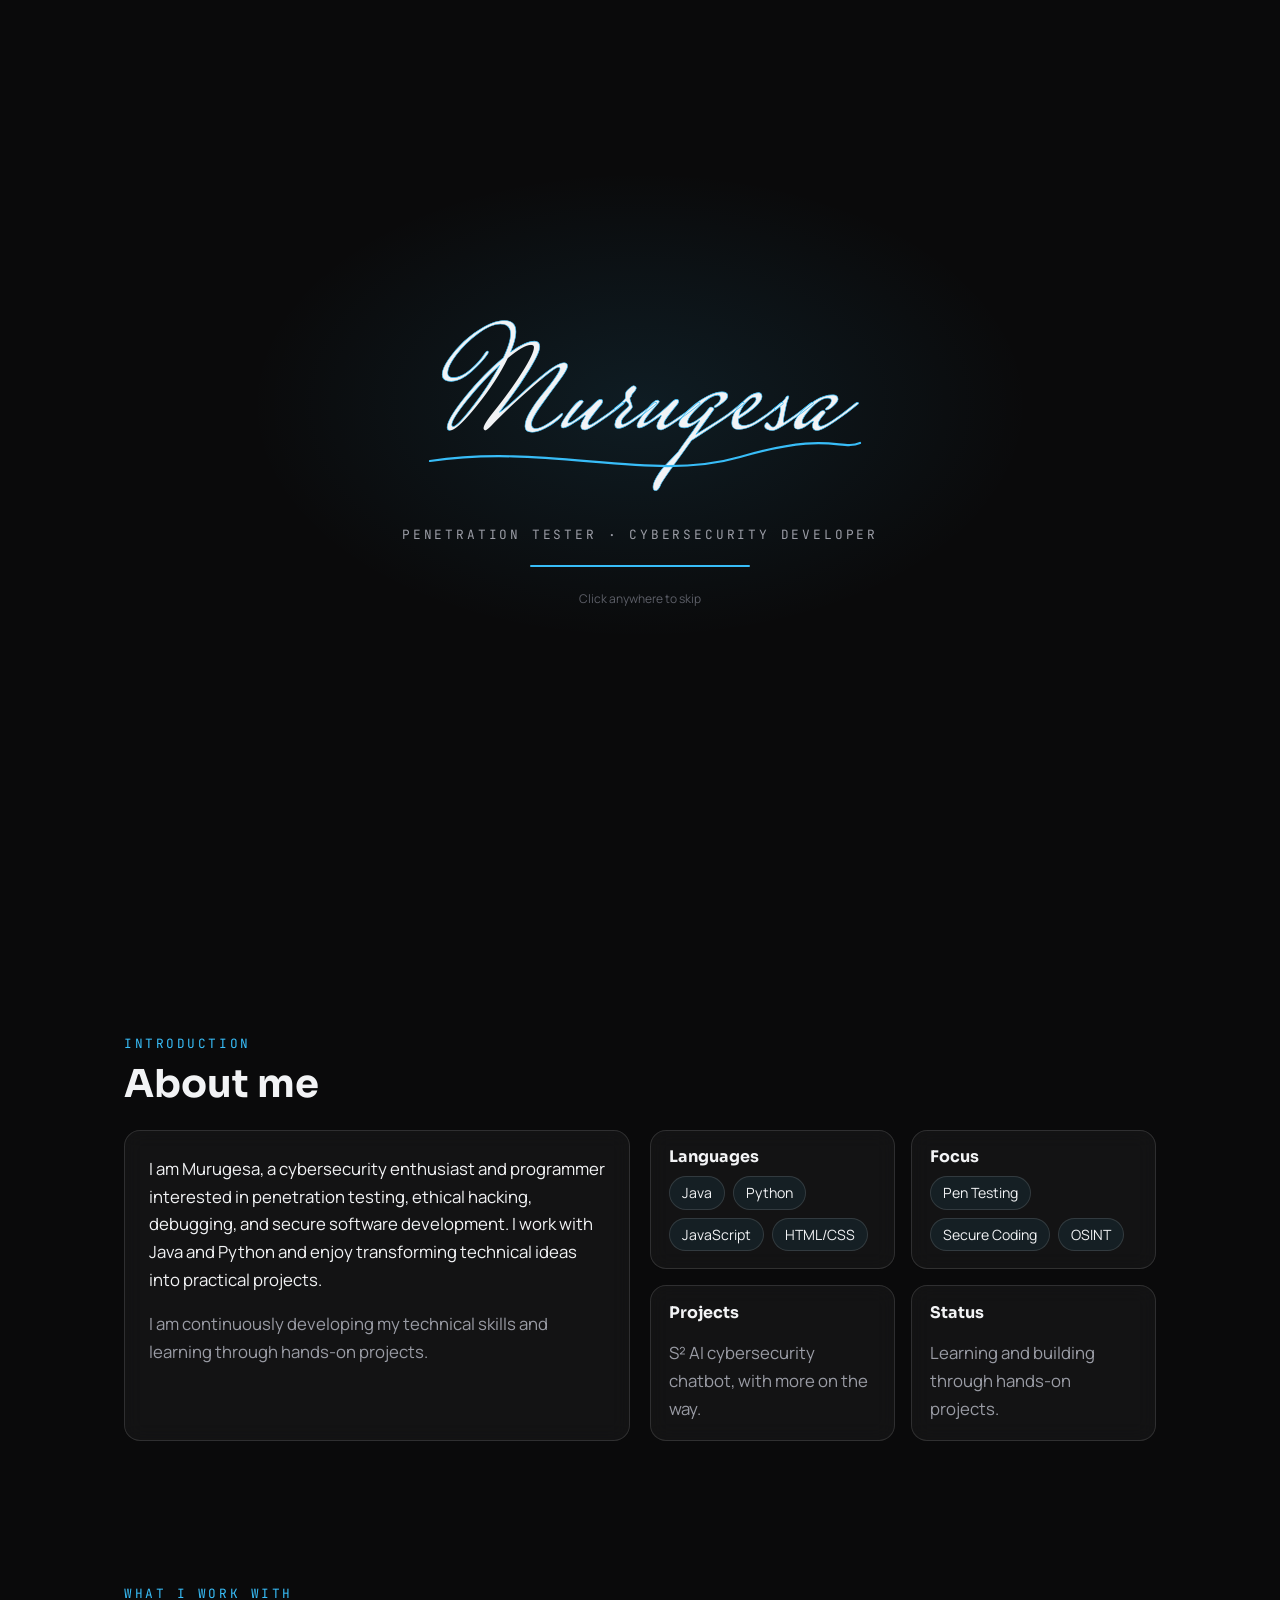
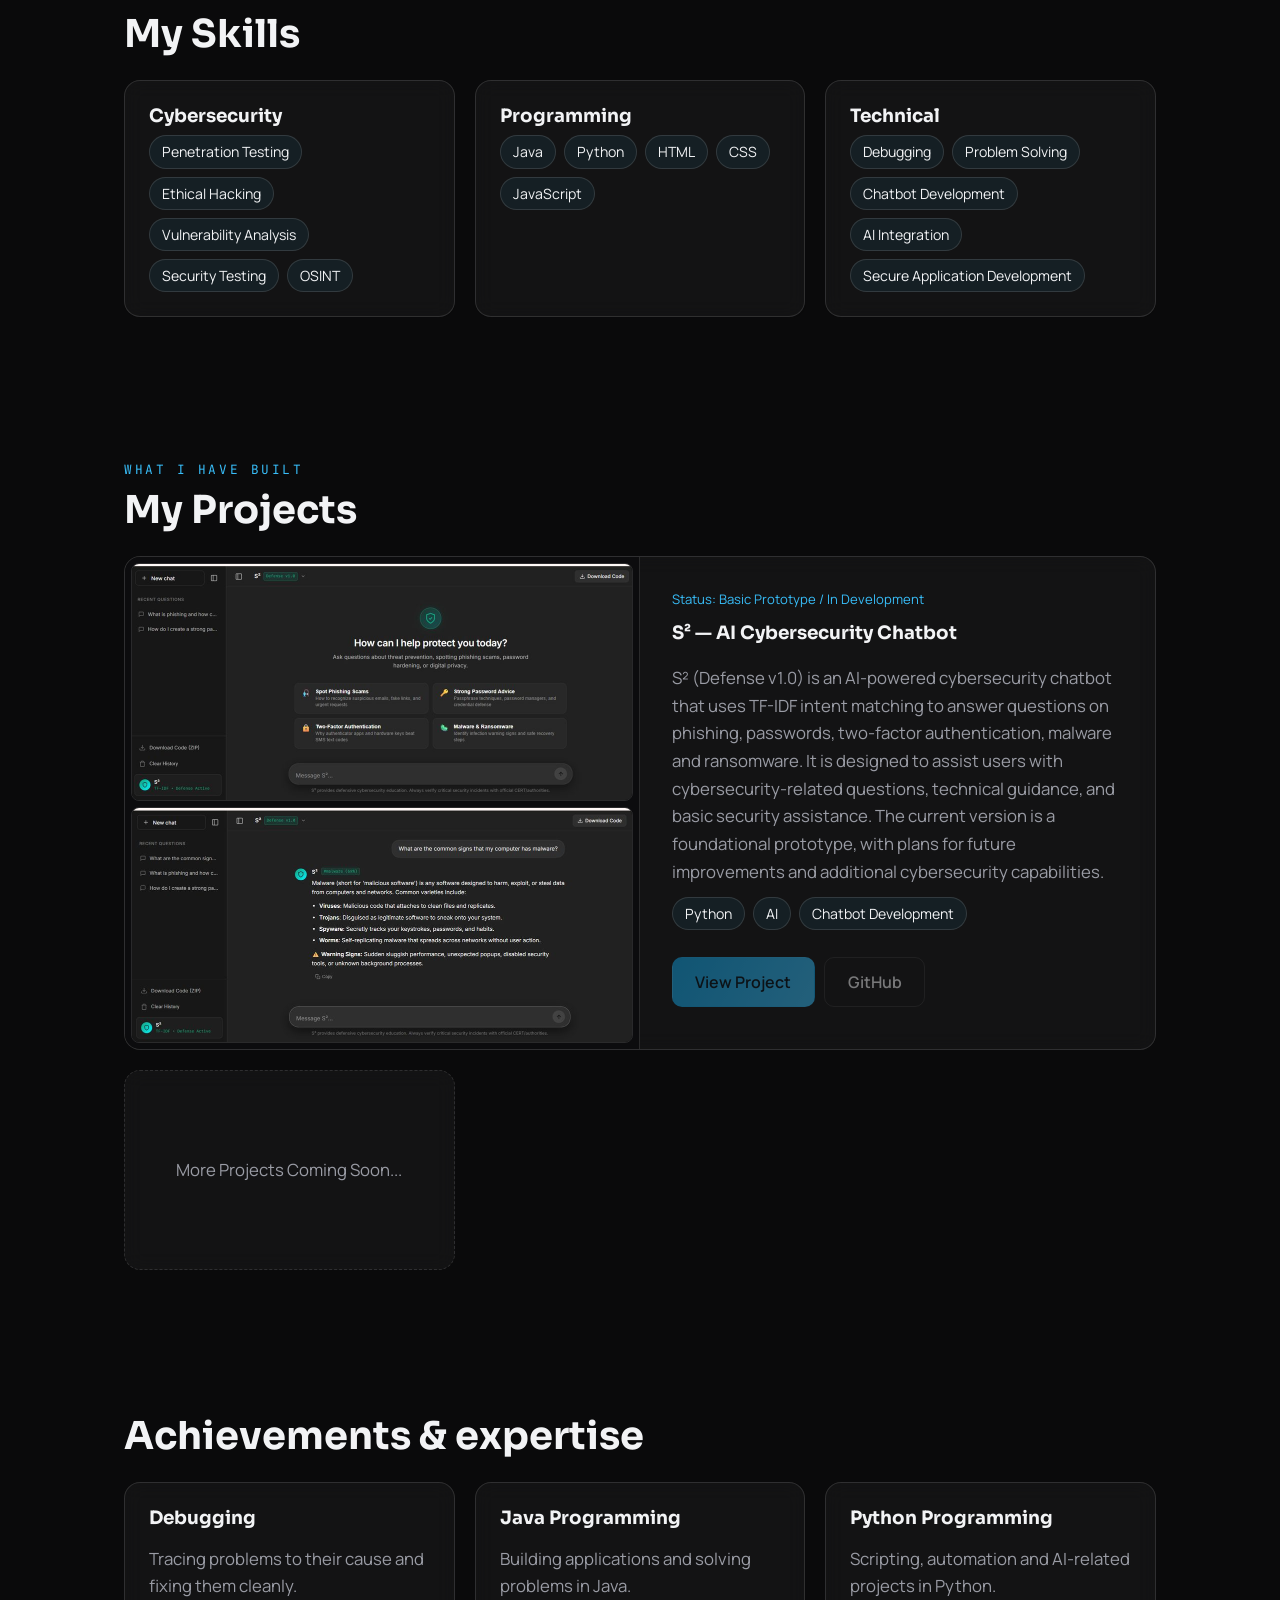
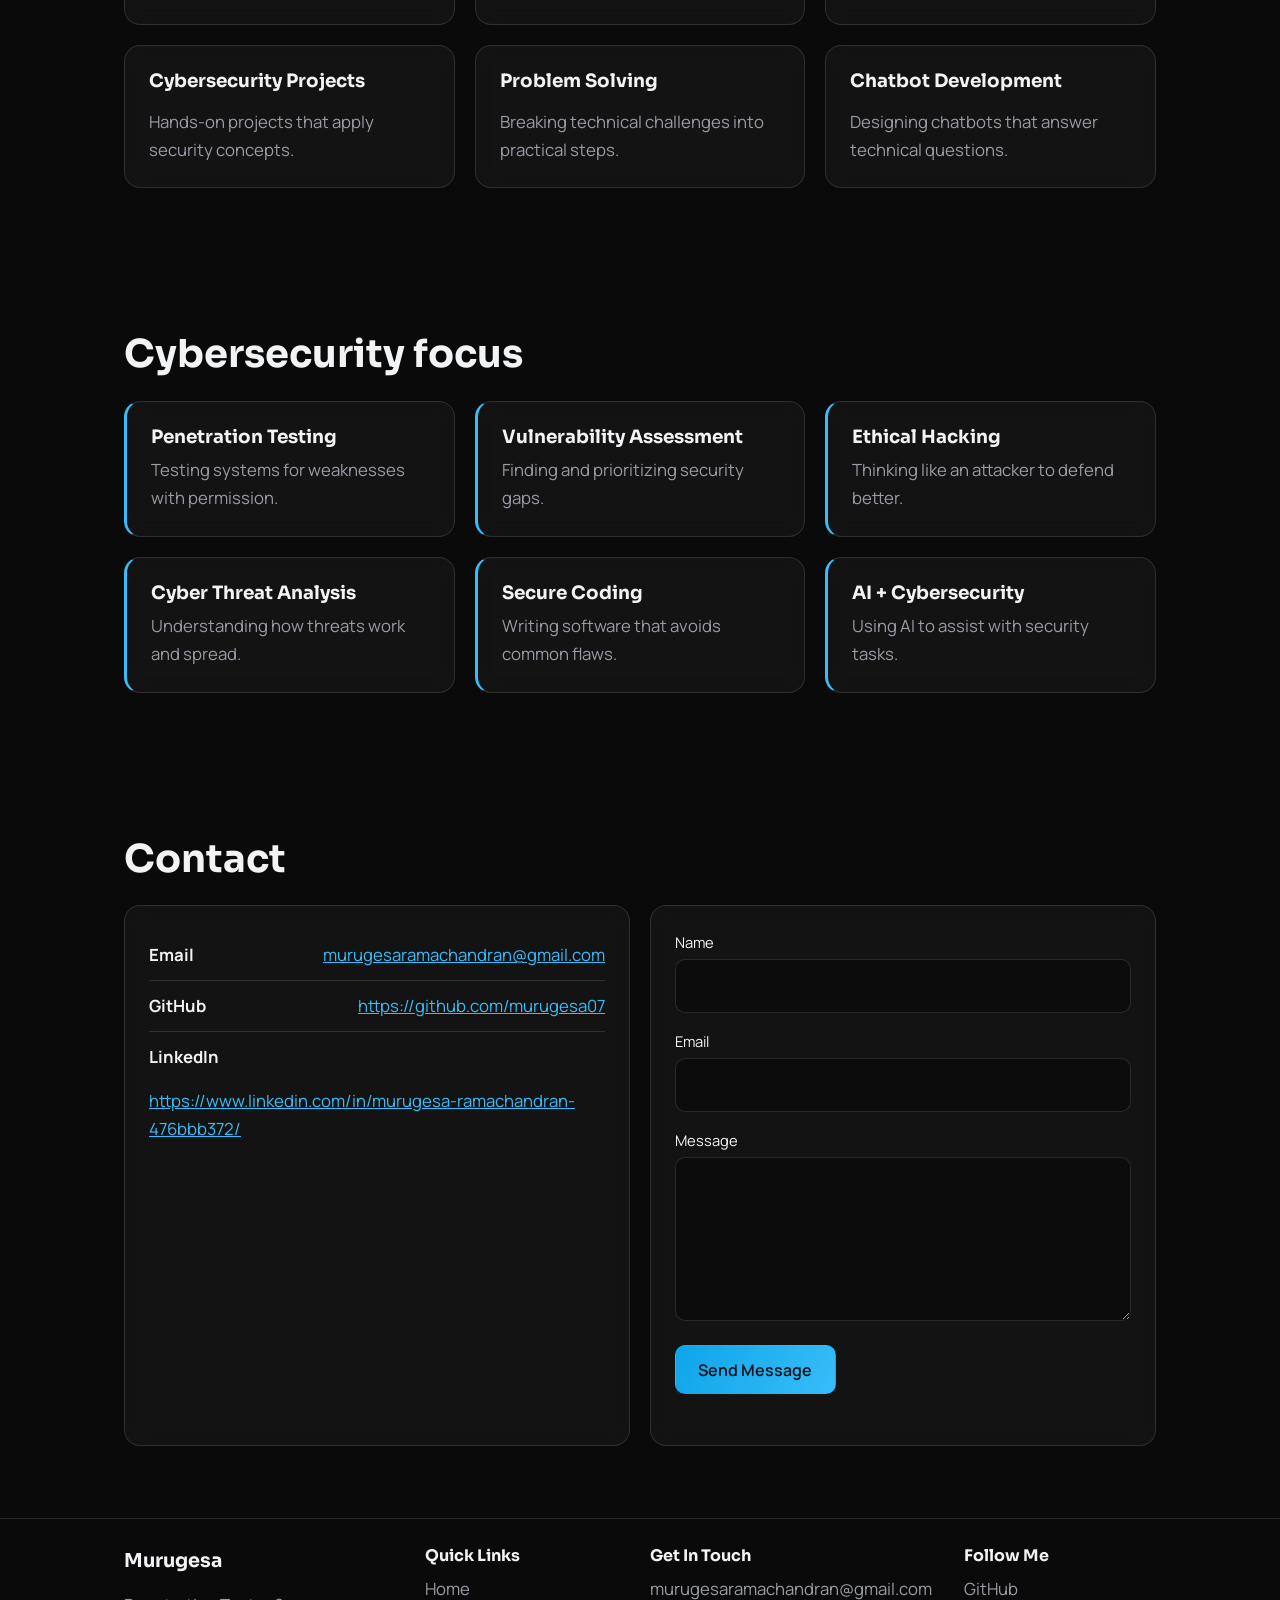
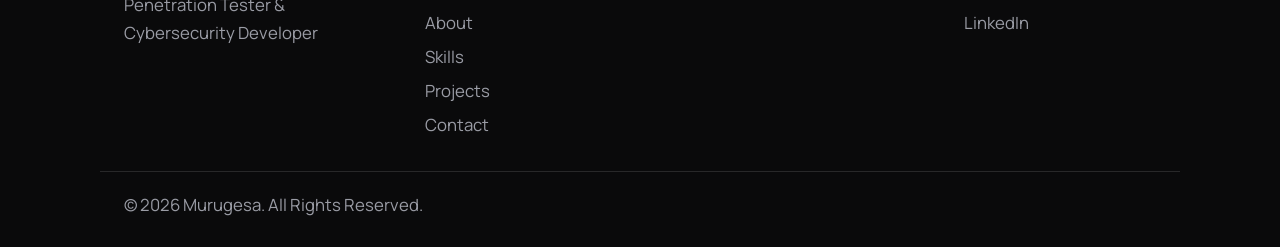
<file: index.html>
<!DOCTYPE html>
<html lang="en">
<head>
<meta charset="utf-8">
<meta name="viewport" content="width=device-width, initial-scale=1, viewport-fit=cover">
<title>Murugesa | Penetration Tester &amp; Cybersecurity Developer</title>
<meta name="description" content="Portfolio of Murugesa, a cybersecurity enthusiast focused on penetration testing, secure application development, debugging and Java/Python projects.">
<meta name="theme-color" content="#0a0a0b">
<link rel="preconnect" href="https://fonts.googleapis.com">
<link rel="preconnect" href="https://fonts.gstatic.com" crossorigin>
<link href="https://fonts.googleapis.com/css2?family=Mrs+Saint+Delafield&family=Sora:wght@600;700&family=Manrope:wght@400;600&family=JetBrains+Mono&display=swap" rel="stylesheet">
<link rel="stylesheet" href="style.css">
</head>
<body class="loading">
<div id="loader" role="status" aria-label="Loading Murugesa portfolio">
<svg class="sig" viewBox="0 0 640 210" aria-hidden="true"><text x="50%" y="135" text-anchor="middle">Murugesa</text><path class="flourish" d="M110 168 C 230 150, 330 190, 420 164 S 520 158, 540 150"/></svg>
<p class="l-role">Penetration Tester · Cybersecurity Developer</p>
<div class="l-bar"><i></i></div>
<p class="l-skip">Click anywhere to skip</p>
</div>

<header class="nav"><div class="wrap bar">
<a class="logo" href="#home">Murugesa</a>
<nav aria-label="Main"><a href="#about">About</a><a href="#skills">Skills</a><a href="#projects">Projects</a><a href="#focus">Focus</a><a href="#contact">Contact</a></nav>
</div></header>

<main>
<section id="home" class="hero"><div class="wrap hero-grid">
<div class="photo-col">
<div class="photo"><div class="photo-in" id="photo-box"><span class="photo-ph">M</span></div></div>
<div class="uprow"><button class="up" id="up-btn" type="button">Change photo</button><button class="up" id="up-reset" type="button" hidden>Reset</button></div>
<input id="up-file" type="file" accept="image/*" hidden>
</div>
<div class="hero-text">
<p class="muted hi">Hi, I'm</p>
<h1>Murugesa</h1>
<p class="role">Penetration Tester | Cybersecurity Developer</p>
<p class="lead">Cybersecurity enthusiast focused on penetration testing, secure application development, debugging, and building practical technology solutions.</p>
<a class="btn primary" href="#contact">Let's Connect &rarr;</a><a class="btn ghost" href="#projects">View My Work &nearr;</a>
<p class="muted cw">Currently working with</p>
<ul class="chips cc"><li>Java</li><li>Python</li><li>HTML</li><li>CSS</li><li>JavaScript</li></ul>
<div class="term glass" aria-hidden="true">
<div class="dots"><i></i><i></i><i></i></div>
<pre><span class="c">$</span> whoami
murugesa
<span class="c">$</span> focus
penetration testing
secure coding
<span class="c">$</span> status
learning and building<span class="cursor">_</span></pre>
</div>
</div>
</div></section>

<section id="about"><div class="wrap">
<p class="eyebrow">Introduction</p><h2>About me</h2>
<div class="grid g2">
<div class="glass pad"><p>I am Murugesa, a cybersecurity enthusiast and programmer interested in penetration testing, ethical hacking, debugging, and secure software development. I work with Java and Python and enjoy transforming technical ideas into practical projects.</p>
<p class="muted">I am continuously developing my technical skills and learning through hands-on projects.</p></div>
<div class="grid g2 mini">
<div class="glass pad"><h3>Languages</h3><ul class="chips"><li>Java</li><li>Python</li><li>JavaScript</li><li>HTML/CSS</li></ul></div>
<div class="glass pad"><h3>Focus</h3><ul class="chips"><li>Pen Testing</li><li>Secure Coding</li><li>OSINT</li></ul></div>
<div class="glass pad"><h3>Projects</h3><p class="muted">S&sup2; AI cybersecurity chatbot, with more on the way.</p></div>
<div class="glass pad"><h3>Status</h3><p class="muted">Learning and building through hands-on projects.</p></div>
</div></div>
</div></section>

<section id="skills"><div class="wrap">
<p class="eyebrow">What I work with</p><h2>My Skills</h2>
<div class="grid g3">
<article class="glass pad"><h3>Cybersecurity</h3><ul class="chips"><li>Penetration Testing</li><li>Ethical Hacking</li><li>Vulnerability Analysis</li><li>Security Testing</li><li>OSINT</li></ul></article>
<article class="glass pad"><h3>Programming</h3><ul class="chips"><li>Java</li><li>Python</li><li>HTML</li><li>CSS</li><li>JavaScript</li></ul></article>
<article class="glass pad"><h3>Technical</h3><ul class="chips"><li>Debugging</li><li>Problem Solving</li><li>Chatbot Development</li><li>AI Integration</li><li>Secure Application Development</li></ul></article>
</div></div></section>

<section id="projects"><div class="wrap">
<p class="eyebrow">What I have built</p><h2>My Projects</h2>
<div id="project-grid" class="grid g3"></div>
</div></section>

<section id="expertise"><div class="wrap">
<h2>Achievements &amp; expertise</h2>
<div class="grid g3">
<article class="glass pad"><h3>Debugging</h3><p class="muted">Tracing problems to their cause and fixing them cleanly.</p></article>
<article class="glass pad"><h3>Java Programming</h3><p class="muted">Building applications and solving problems in Java.</p></article>
<article class="glass pad"><h3>Python Programming</h3><p class="muted">Scripting, automation and AI-related projects in Python.</p></article>
<article class="glass pad"><h3>Cybersecurity Projects</h3><p class="muted">Hands-on projects that apply security concepts.</p></article>
<article class="glass pad"><h3>Problem Solving</h3><p class="muted">Breaking technical challenges into practical steps.</p></article>
<article class="glass pad"><h3>Chatbot Development</h3><p class="muted">Designing chatbots that answer technical questions.</p></article>
</div></div></section>

<section id="focus"><div class="wrap">
<h2>Cybersecurity focus</h2>
<div class="grid g3">
<div class="glass pad focus"><h3>Penetration Testing</h3><p class="muted">Testing systems for weaknesses with permission.</p></div>
<div class="glass pad focus"><h3>Vulnerability Assessment</h3><p class="muted">Finding and prioritizing security gaps.</p></div>
<div class="glass pad focus"><h3>Ethical Hacking</h3><p class="muted">Thinking like an attacker to defend better.</p></div>
<div class="glass pad focus"><h3>Cyber Threat Analysis</h3><p class="muted">Understanding how threats work and spread.</p></div>
<div class="glass pad focus"><h3>Secure Coding</h3><p class="muted">Writing software that avoids common flaws.</p></div>
<div class="glass pad focus"><h3>AI + Cybersecurity</h3><p class="muted">Using AI to assist with security tasks.</p></div>
</div></div></section>

<section id="contact"><div class="wrap">
<h2>Contact</h2>
<div class="grid g2">
<div class="glass pad"><ul id="contact-list" class="clist"></ul></div>
<form id="contact-form" class="glass pad" novalidate>
<label for="name">Name</label><input id="name" name="name" autocomplete="name" required>
<label for="email">Email</label><input id="email" name="email" type="email" autocomplete="email" required>
<label for="message">Message</label><textarea id="message" name="message" rows="5" required></textarea>
<button class="btn primary" type="submit">Send Message</button>
<p id="form-status" class="muted" role="status"></p>
</form>
</div></div></section>
</main>

<footer><div class="wrap fgrid">
<div><a class="logo" href="#home">Murugesa</a><p class="muted">Penetration Tester &amp; Cybersecurity Developer</p></div>
<div><h3>Quick Links</h3><ul class="flist"><li><a href="#home">Home</a></li><li><a href="#about">About</a></li><li><a href="#skills">Skills</a></li><li><a href="#projects">Projects</a></li><li><a href="#contact">Contact</a></li></ul></div>
<div><h3>Get In Touch</h3><ul class="flist" id="footer-contact"></ul></div>
<div><h3>Follow Me</h3><ul id="footer-social" class="social"></ul></div>
</div><div class="wrap fbottom"><p>&copy; 2026 Murugesa. All Rights Reserved.</p></div></footer>
<script src="script.js"></script>
</body>
</html>
</file>
<file: style.css>
:root{--bg:#0a0a0b;--text:#f2f3f5;--muted:#9a9ca5;--cyan:#38bdf8;--blue:#0ea5e9;--glass:rgba(255,255,255,.04);--accent:#38bdf8;--accent2:#0ea5e9;--surface:#111114;--line:rgba(255,255,255,.12);--border:rgba(255,255,255,.12);color-scheme:dark;
box-sizing:border-box;padding-top:env(safe-area-inset-top,0px);padding-bottom:env(safe-area-inset-bottom,0px)}
*,*::before,*::after{box-sizing:border-box}
html{scroll-behavior:smooth;scroll-padding-top:5rem}
body{margin:0;font:400 1.05rem/1.65 Manrope,system-ui,sans-serif;color:var(--text);background:radial-gradient(900px 500px at 80% -5%,rgba(56,189,248,.14),transparent 60%),linear-gradient(rgba(255,255,255,.05) 1px,transparent 1px) 0 0/44px 44px,linear-gradient(90deg,rgba(255,255,255,.05) 1px,transparent 1px) 0 0/44px 44px,var(--bg);background-attachment:fixed}
h1,h2,h3{font-family:Sora,system-ui,sans-serif;margin:0;line-height:1.15}
h2{font-size:clamp(1.7rem,4.5vw,2.4rem);margin-bottom:1.5rem}
h3{font-size:1.15rem;margin-bottom:.6rem}
a{color:inherit}
:focus-visible{outline:3px solid var(--cyan);outline-offset:3px}
.wrap{max-width:1080px;margin:0 auto;padding:0 1.5rem}
.muted{color:var(--muted)}
section{padding:4.5rem 0}
.nav{position:sticky;top:0;z-index:10;background:rgba(10,10,11,.75);backdrop-filter:blur(12px);-webkit-backdrop-filter:blur(12px);border-bottom:1px solid var(--border)}
.bar{display:flex;justify-content:space-between;align-items:center;gap:1rem;padding-top:.9rem;padding-bottom:.9rem;flex-wrap:wrap}
.logo{font:700 1.2rem Sora,sans-serif;text-decoration:none}
nav{display:flex;gap:1.25rem;flex-wrap:wrap}
nav a{text-decoration:none;color:var(--muted);font-size:.95rem;transition:color .2s}
nav a:hover{color:var(--cyan)}
.glass{background:var(--glass);border:1px solid var(--border);border-radius:16px;backdrop-filter:blur(10px);-webkit-backdrop-filter:blur(10px)}
.pad{padding:1.5rem}
.pad p:first-child{margin-top:0}.pad p:last-child{margin-bottom:0}
.grid{display:grid;gap:1.25rem}
@media(min-width:640px){.g3{grid-template-columns:repeat(2,1fr)}.g2{grid-template-columns:1fr 1fr}}
@media(min-width:960px){.g3{grid-template-columns:repeat(3,1fr)}}
.hero{padding:5rem 0 4rem}
.hero-grid{display:grid;gap:3rem;align-items:center}
@media(min-width:860px){.hero-grid{grid-template-columns:1.2fr 1fr}}
.hero h1{font-size:clamp(2.8rem,10vw,5.2rem);letter-spacing:-.03em;background:linear-gradient(120deg,#fff,var(--cyan));-webkit-background-clip:text;background-clip:text;color:transparent}
.role{font:600 1.25rem Sora,sans-serif;color:var(--cyan);margin:.6rem 0 0}
.lead{max-width:34rem;color:var(--muted);font-size:1.12rem;margin:1.1rem 0 2rem}
.btn{display:inline-block;padding:.8rem 1.4rem;border-radius:10px;font:600 1rem Manrope,sans-serif;text-decoration:none;border:1.5px solid transparent;cursor:pointer;margin:0 .6rem .6rem 0;transition:transform .2s,box-shadow .2s,border-color .2s}
.btn.primary{background:linear-gradient(120deg,var(--blue),var(--cyan));color:#04121c}
.btn.ghost{border-color:var(--border);color:var(--text);background:transparent}
.btn:hover{transform:translateY(-2px)}
.btn.primary:hover{box-shadow:0 8px 24px -8px var(--cyan)}.btn.ghost:hover{border-color:var(--cyan)}
.btn.is-disabled{opacity:.45;cursor:not-allowed;transform:none}
.term{padding:1rem 1.25rem 1.25rem}
.dots{display:flex;gap:.4rem;margin-bottom:.8rem}.dots i{width:10px;height:10px;border-radius:50%;background:var(--border)}
.term pre{margin:0;font:.95rem/1.7 "JetBrains Mono",monospace;color:var(--muted);white-space:pre-wrap}
.term .c{color:var(--cyan)}
.cursor{color:var(--cyan);animation:blink 1.1s steps(1) infinite}
@keyframes blink{50%{opacity:0}}
.chips{display:flex;flex-wrap:wrap;gap:.5rem;list-style:none;margin:0;padding:0}
.chips li,.tag{font-size:.88rem;padding:.25rem .75rem;border-radius:999px;border:1px solid var(--border);background:rgba(56,189,248,.07)}
.card{display:flex;flex-direction:column;overflow:hidden;transition:transform .25s,border-color .25s}
.card:hover{transform:translateY(-4px);border-color:rgba(56,189,248,.5)}
.thumb{aspect-ratio:16/9;display:grid;place-items:center;font:700 2.2rem Sora,sans-serif;color:var(--cyan);background:linear-gradient(135deg,rgba(14,165,233,.25),rgba(56,189,248,.08));border-bottom:1px solid var(--border)}
.thumb img{width:100%;height:100%;object-fit:cover}
.body{padding:1.25rem;display:flex;flex-direction:column;gap:.7rem;flex:1}
.body p{margin:0;color:var(--muted)}
.status{font-size:.82rem;color:var(--cyan)}
.actions{margin-top:auto;padding-top:.5rem}
.card.soon{border-style:dashed;align-items:center;justify-content:center;text-align:center;padding:2rem;color:var(--muted);min-height:200px}
.featured{display:grid}
@media(min-width:860px){.featured{grid-template-columns:1fr 1fr}.featured .thumb{aspect-ratio:auto;min-height:100%;border-bottom:0;border-right:1px solid var(--border)}.featured .body{padding:2rem}}
.focus{border-left:3px solid var(--cyan)}
.focus p{margin:0}
.clist,.social{list-style:none;margin:0;padding:0}
.clist li{padding:.7rem 0;border-bottom:1px solid var(--border);display:flex;justify-content:space-between;gap:1rem;flex-wrap:wrap}
.clist li:last-child{border:0}
.clist a{color:var(--cyan)}
label{display:block;font-size:.92rem;margin:0 0 .3rem}
input,textarea{width:100%;padding:.75rem .9rem;margin-bottom:1rem;border-radius:10px;border:1px solid var(--border);background:rgba(10,10,11,.7);color:var(--text);font:inherit}
input:focus,textarea:focus{border-color:var(--cyan);outline:none;box-shadow:0 0 0 3px rgba(56,189,248,.2)}
footer{border-top:1px solid var(--border);padding:1.75rem 0}
.foot{display:flex;justify-content:space-between;align-items:center;gap:1rem;flex-wrap:wrap}
.foot p{margin:0;color:var(--muted)}
.social{display:flex;gap:1.25rem}.social a{color:var(--muted);text-decoration:none}.social a:hover{color:var(--cyan)}
@media(prefers-reduced-motion:reduce){*{animation:none!important;transition:none!important}html{scroll-behavior:auto}}
.photo-col{display:flex;flex-direction:column;align-items:center;gap:.8rem}
.photo{position:relative;width:min(230px,66vw);aspect-ratio:1;border-radius:50%;padding:5px;background:linear-gradient(180deg,var(--accent),var(--accent2));box-shadow:0 0 60px -15px rgba(56,189,248,.5)}
.photo-in{width:100%;height:100%;border-radius:50%;overflow:hidden;background:var(--surface);display:grid;place-items:center;border:4px solid var(--bg)}
.photo-in img{width:100%;height:100%;object-fit:cover;object-position:50% 50%}
.photo-ph{font:700 4.5rem Sora,sans-serif;color:var(--accent)}
.up{font-size:.82rem;color:var(--muted);background:none;border:1px dashed #3a3a42;border-radius:8px;padding:.35rem .8rem;cursor:pointer;font-family:inherit}
.up:hover{color:var(--accent);border-color:var(--accent)}
.thumb.shots{display:flex;flex-direction:column;gap:6px;padding:6px;aspect-ratio:auto;background:#0c0c0e}.thumb.shots img{height:auto;border-radius:8px;border:1px solid var(--border)}
.photo-col .term{width:100%;max-width:380px}
#loader{position:fixed;inset:0;z-index:100;display:flex;flex-direction:column;align-items:center;justify-content:center;gap:1.4rem;background:radial-gradient(600px 360px at 50% 45%,rgba(56,189,248,.10),transparent 65%),#0a0a0b;transition:opacity .8s ease,visibility .8s;cursor:pointer;padding:1.5rem}
#loader.done{opacity:0;visibility:hidden}
.sig{width:min(640px,88vw);height:auto;overflow:visible}
.sig text{font-family:"Mrs Saint Delafield","Brush Script MT",cursive;font-size:150px;fill:transparent;stroke:var(--accent);stroke-width:1.6;stroke-linecap:round;stroke-linejoin:round;stroke-dasharray:900;stroke-dashoffset:900;animation:draw 2.6s cubic-bezier(.5,0,.3,1) .2s forwards,fillin .8s ease 2.4s forwards}
.sig .flourish{fill:none;stroke:var(--accent);stroke-width:2.2;stroke-linecap:round;stroke-dasharray:700;stroke-dashoffset:700;animation:draw 1.2s ease 2.3s forwards}
@keyframes draw{to{stroke-dashoffset:0}}
@keyframes fillin{to{fill:#f2f3f5;stroke-width:.6}}
.l-role{font:.8rem "JetBrains Mono",monospace;letter-spacing:.22em;text-transform:uppercase;color:var(--muted);opacity:0;animation:rise .8s ease 3s forwards;margin:0;text-align:center}
.l-bar{width:min(220px,60vw);height:2px;background:var(--line);border-radius:2px;overflow:hidden}
.l-bar i{display:block;height:100%;width:0;background:var(--accent);animation:load 3.6s ease-out forwards}
.l-skip{font:.75rem Manrope,sans-serif;color:#5d5f68;margin:0}
@keyframes load{to{width:100%}}
@keyframes rise{from{opacity:0;transform:translateY(8px)}to{opacity:1;transform:none}}
body.loading{overflow:hidden}
@media(prefers-reduced-motion:reduce){.sig text{stroke-dashoffset:0!important;fill:#f2f3f5!important;animation:none!important}.sig .flourish{stroke-dashoffset:0!important;animation:none!important}.l-role{opacity:1!important}.l-bar i{width:100%!important;animation:none!important}}
.hero{padding:3.5rem 0 4rem}.hero-grid{grid-template-columns:1fr!important;justify-items:center;text-align:center;gap:1.8rem}
.photo{width:min(260px,70vw)}.hero-text{display:flex;flex-direction:column;align-items:center}
.hi{margin:0 0 .3rem;font-size:1.1rem}.lead{margin-left:auto;margin-right:auto}.cw{margin:1.6rem 0 .7rem;font-size:.9rem}.cc{justify-content:center}
.hero-text .term{margin-top:2rem;width:100%;max-width:380px;text-align:left}
.eyebrow{font:.8rem "JetBrains Mono",monospace;letter-spacing:.2em;text-transform:uppercase;color:var(--cyan);margin:0 0 .6rem}
.mini{gap:1rem}.mini h3{font-size:1rem}.mini .pad{padding:1.1rem}
.card.wide{grid-column:1/-1}
.fgrid{display:grid;gap:2rem;grid-template-columns:1fr}@media(min-width:760px){.fgrid{grid-template-columns:1.4fr 1fr 1.4fr 1fr}}
footer h3{font-size:1rem}.flist{list-style:none;margin:0;padding:0;display:grid;gap:.4rem}.flist a{color:var(--muted);text-decoration:none}.flist a:hover{color:var(--cyan)}
.social{flex-direction:column;gap:.4rem}.fbottom{margin-top:2rem;padding-top:1.2rem;border-top:1px solid var(--border)}.fbottom p{margin:0;color:var(--muted)}
.uprow{display:flex;gap:.5rem}
@media(min-width:860px){.hero-grid{grid-template-columns:1.2fr 1fr!important;justify-items:stretch;text-align:left;gap:3rem}.hero-text{align-items:flex-start}.photo-col{order:2}.lead{margin-left:0}.cc{justify-content:flex-start}.hero-text .term{margin-left:0}.photo{width:min(310px,100%)}}
</file>
